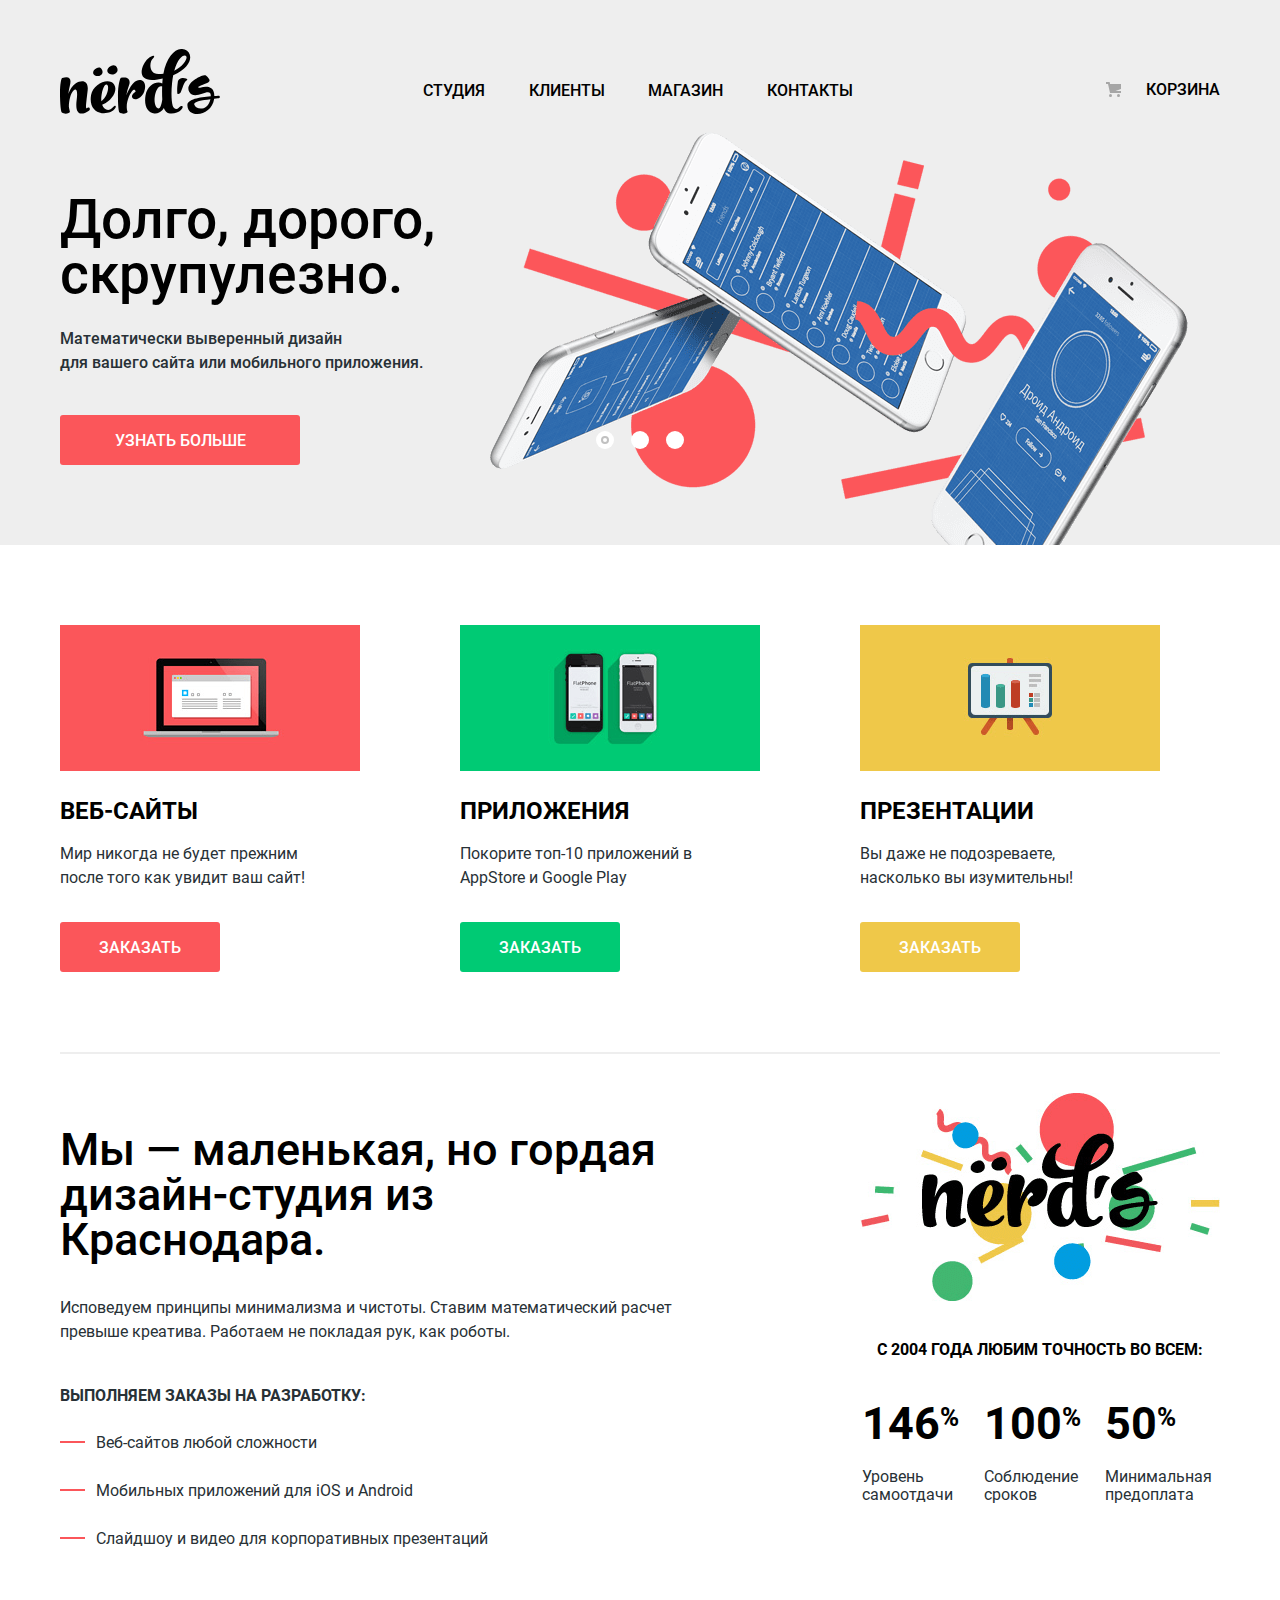
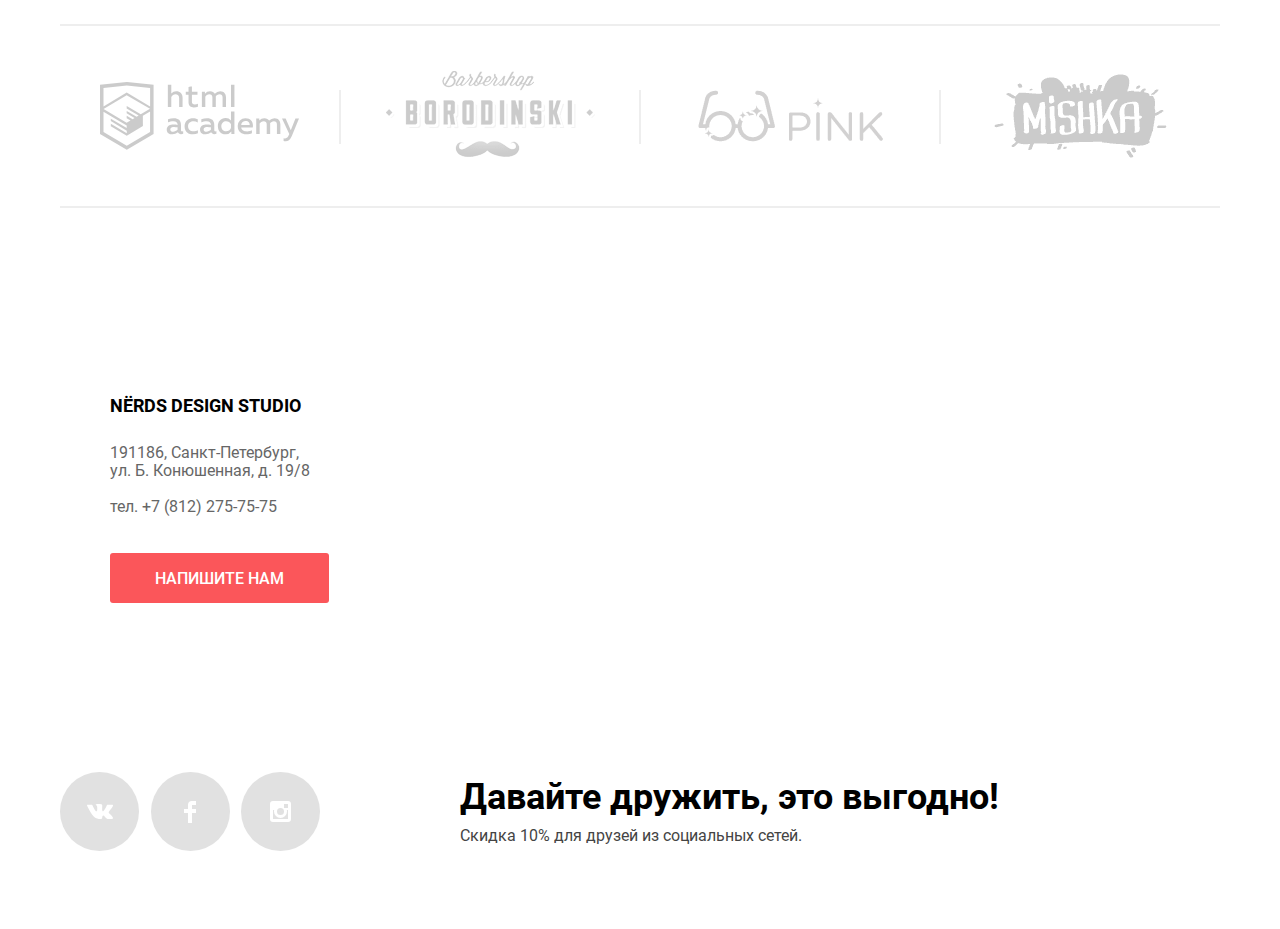
<file: index.html>
<!DOCTYPE html>
<html lang="ru">
  <head>
    <meta charset="utf-8">
    <title>HTML Academy: Нёрдс. Главная</title>

    <link rel="stylesheet" href="css/normalize.min.css">
    <link rel="stylesheet" href="css/style.min.css">
  </head>
  <body>
    <header class="header">
      <div class="wrapper">
        <div class="header-top">
          <a class="logo">
            <h1 class="visually-hidden">Nerds</h1>
            <img src="img/content/nerds-logo.svg" alt="Логотип компании Нердс" width="160" height="65">
          </a>
    
          <nav>
            <ul class="site-navigation">
              <li><a href="#">Студия</a></li>
              <li><a href="#">Клиенты</a></li>
              <li><a href="catalog.html">Магазин</a></li>
              <li><a href="#">Контакты</a></li>
            </ul>
          </nav>
    
          <a href="#" class="cart">Корзина</a>
        </div>
  
        <ol class="slider">
          <li class="slider-page slider-page-design">
            <h2>
              Долго, дорого,
              скрупулезно.
            </h2>
  
            <p>
              Математически выверенный дизайн <br>
              для вашего сайта или мобильного приложения.
            </p>
  
            <a href="#" class="button">Узнать больше</a>
          </li>
  
          <li class="slider-page slider-page-math hidden">
            <h2>
              Любим математику 
              как никто другой
            </h2>
  
            <p>
              Никакого креатива, только математические формулы 
              для расчета идеальных пропорций
            </p>
  
            <a href="#" class="button">Узнать больше</a>
          </li>
  
          <li class="slider-page slider-page-midnight hidden">
            <h2>
              Только ночь,
              только хардкор
            </h2>
  
            <p>
              Работать днем, как все? Мы против этого. <br>
              Ближе к полуночи работа только начинается.
            </p>
  
            <a href="#" class="button">Узнать больше</a>
          </li>
        </ol>
        
        <div class="slider-controls">
          <button class="slider-control active-control" aria-label="Первая страница слайдера"></button>
          <button class="slider-control" aria-label="Вторая страница слайдера"></button>
          <button class="slider-control" aria-label="Третья страница слайдера"></button>
        </div>
      </div>
    </header>

    <div class="wrapper">
      <main>
        <section class="services">
          <h2 class="visually-hidden">Наши услуги</h2>
  
          <ul class="services-list">
            <li class="service service-sites">
              <h3>Веб-сайты</h3>
  
              <p>
                Мир никогда не будет прежним 
                после того как увидит ваш сайт!
              </p>
  
              <a href="#" class="button">Заказать</a>
            </li>
  
            <li class="service service-apps">
              <h3>Приложения</h3>
  
              <p>
                Покорите топ-10 приложений в 
                AppStore и Google Play
              </p>
  
              <a href="#" class="button">Заказать</a>
            </li>
  
            <li class="service service-demo">
              <h3>Презентации</h3>
  
              <p>
                Вы даже не подозреваете, 
                насколько вы изумительны!
              </p>
  
              <a href="#" class="button">Заказать</a>
            </li>
          </ul>
        </section>
  
        <section class="about-us">
          <div class="left-column">
            <h2>
              Мы — маленькая, но гордая
              дизайн-студия из Краснодара.
            </h2>
    
            <p>
              Исповедуем принципы минимализма и чистоты. Ставим математический расчет
              превыше креатива. Работаем не покладая рук, как роботы.
            </p>
    
            <h3>Выполняем заказы на разработку:</h3>
            
            <ul>
              <li>Веб-сайтов любой сложности</li>
              <li>Мобильных приложений для iOS и Android</li>
              <li>Слайдшоу и видео для корпоративных презентаций</li>
            </ul>
          </div>
          
          <div class="right-column">
            <table>
              <caption>С 2004 года Любим точность во всем:</caption>
    
              <tr>
                <td>146<sup>%</sup></td>
                <td>100<sup>%</sup></td>
                <td>50<sup>%</sup></td>
              </tr>
    
              <tr>
                <th>
                  Уровень
                  самоотдачи
                </th>
    
                <th>
                  Соблюдение
                  сроков
                </th>
    
                <th>
                  Минимальная
                  предоплата
                </th>
              </tr>
            </table>
          </div>
        </section>
  
        <section class="clients">
          <h2 class="visually-hidden">Наши клиенты</h2>
  
          <ul>
            <li>
              <a href="https://htmlacademy.ru/intensive/htmlcss">
                <img src="img/content/html-academy-logo.svg" alt="Логотип компании HTML Academy" width="199" height="68">
              </a>
            </li>
  
            <li>
              <a href="#">
                <img src="img/content/barbershop-logo.png" alt="Логотип компании Барбершоп Бородинский" width="209" height="90">
              </a>
            </li>
  
            <li>
              <a href="#">
                <img src="img/content/pink-logo.png" alt="Логотип компании Pink" width="185" height="52">
              </a>
            </li>
  
            <li>
              <a href="#">
                <img src="img/content/mishka-logo.png" alt="Логотип компании Mishka" width="173" height="84">
              </a>
            </li>
          </ul>
        </section>
      </main>
    </div>

    <footer class="footer">
      <h2 class="visually-hidden">Контакты</h2>

      <div class="footer-top">
        <iframe src="https://www.google.com/maps/embed?pb=!1m18!1m12!1m3!1d1998.603625300316!2d30.32085871616362!3d59.93871916905409!2m3!1f0!2f0!3f0!3m2!1i1024!2i768!4f13.1!3m3!1m2!1s0x4696310fca145cc1%3A0x42b32648d8238007!2z0JHQvtC70YzRiNCw0Y8g0JrQvtC90Y7RiNC10L3QvdCw0Y8g0YPQuy4sIDE5LzgsINCh0LDQvdC60YIt0J_QtdGC0LXRgNCx0YPRgNCzLCDQoNC-0YHRgdC40Y8sIDE5MTE4Ng!5e0!3m2!1sru!2sua!4v1592993115926!5m2!1sru!2sua" width="1200" height="416" title="Карта с местоположением компании Nerds" allowfullscreen="" aria-hidden="false" tabindex="0"></iframe>
        
        <div class="contacts">
          <h3 class="small-title">Nёrds design studio</h3>
  
          <address>
            191186, Санкт-Петербург, 
            ул. Б. Конюшенная, д. 19/8
          </address>
    
          <a href="tel:+78122757575">тел. +7 (812) 275-75-75</a>
    
          <a href="#" class="button write-us">Напишите нам</a>
        </div>
      </div>

      <div class="wrapper">
        <div class="footer-bottom">
          <div class="left-column">
            <a class="button vk-link" href="#"><span class="visually-hidden">VKontakte</span></a>
            <a class="button fb-link" href="#"><span class="visually-hidden">Facebook</span></a>
            <a class="button insta-link" href="#"><span class="visually-hidden">Instagram</span></a>
          </div>
    
          <div class="right-column">
            <p><strong>Давайте дружить, это выгодно!</strong></p>
            <p>Скидка 10% для друзей из социальных сетей.</p>
          </div>
        </div>
      </div>
    </footer>

    <section class="popup-feedback hidden">
      <div class="wrapper">
        <h2>Напишите нам</h2>

        <button class="button-close" aria-label="Закрыть попап"></button>
  
        <form action="https://echo.htmlacademy.ru" method="post">
          <div class="input-group">
            <label for="feedback-name">Ваше имя:</label>
            <input type="text" placeholder="Имя Фамилия" name="name" id="feedback-name">
          </div>
          
          <div class="input-group">
            <label for="feedback-email">Ваш email:</label>
            <input type="email" placeholder="email@example.com" name="email" id="feedback-email">
          </div>
  
          <div class="input-group">
            <label for="feedback-message">Текст письма:</label>
            <textarea name="message" id="feedback-message" placeholder="В свободной форме"></textarea>
          </div>
  
          <button type="submit" class="button">Отправить</button>
        </form>
      </div>
    </section>

    <script src="js/script.min.js"></script>
  </body>
</html>
</file>
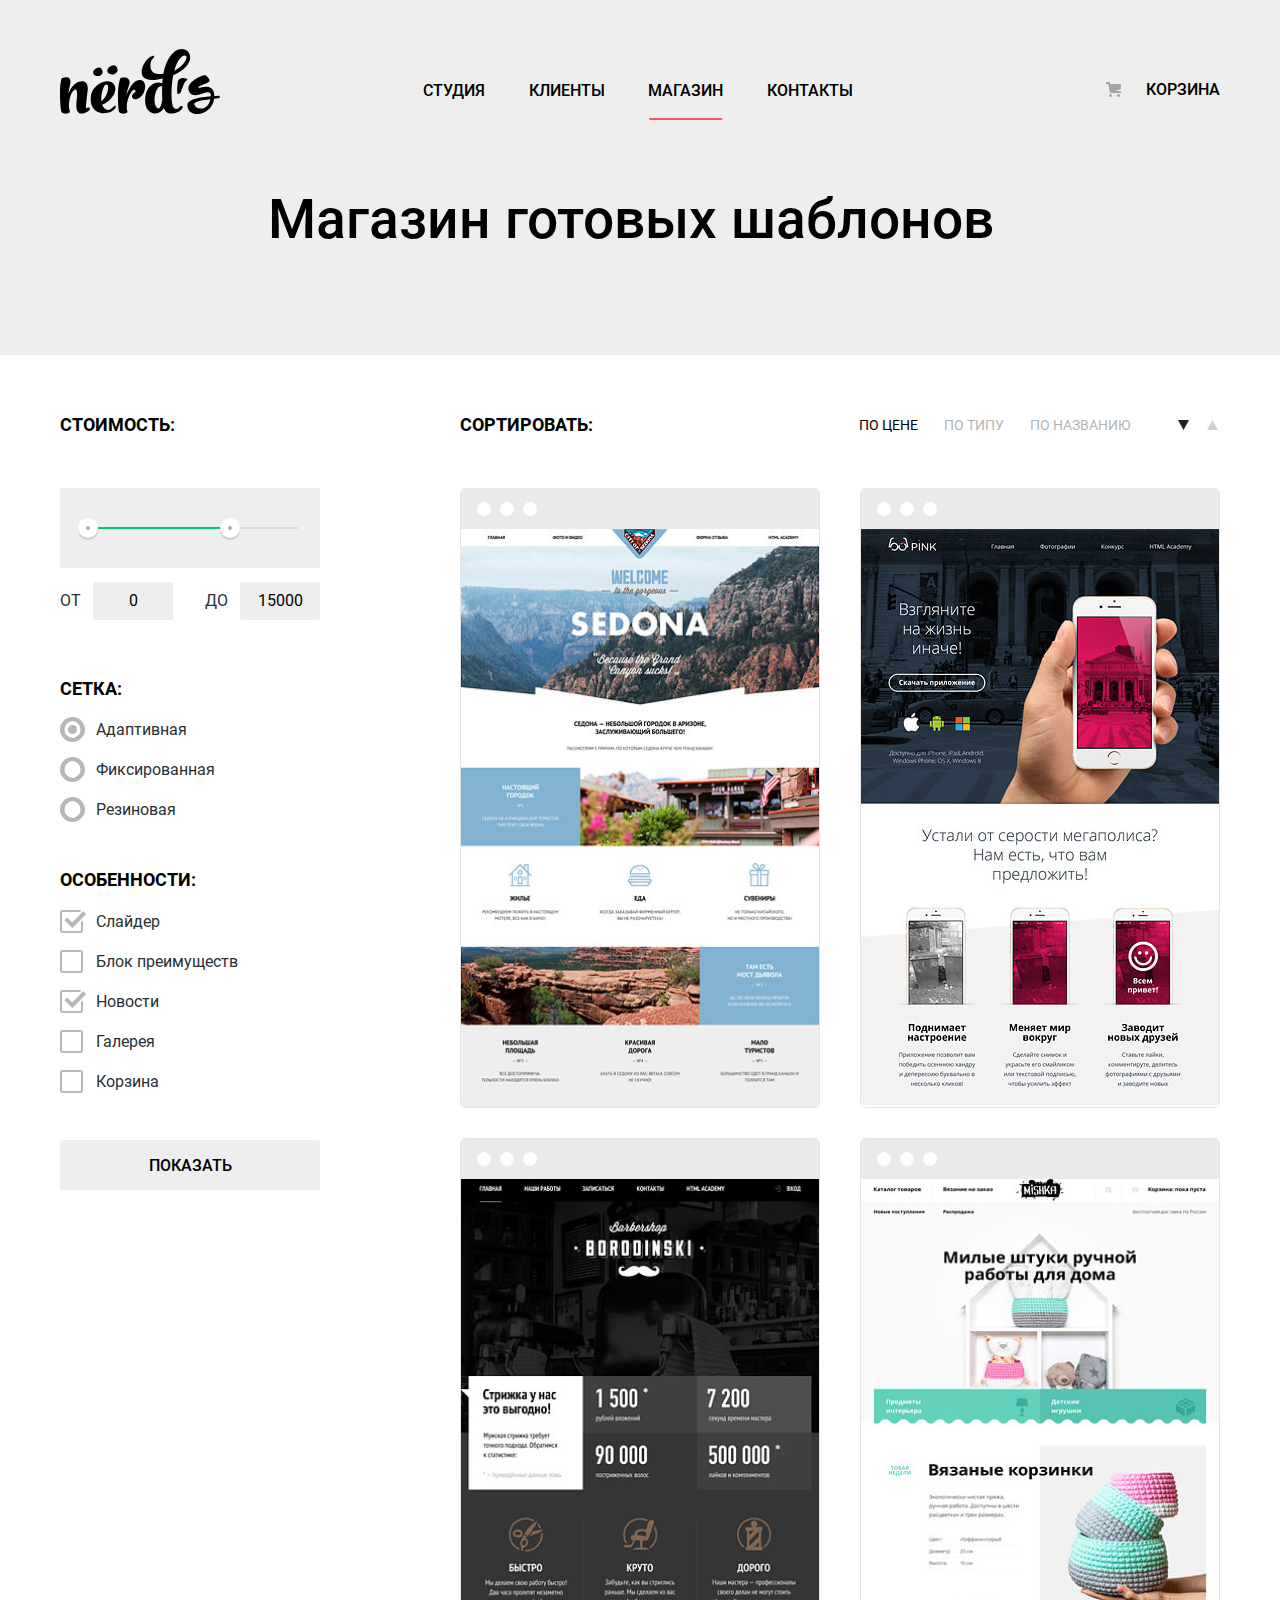
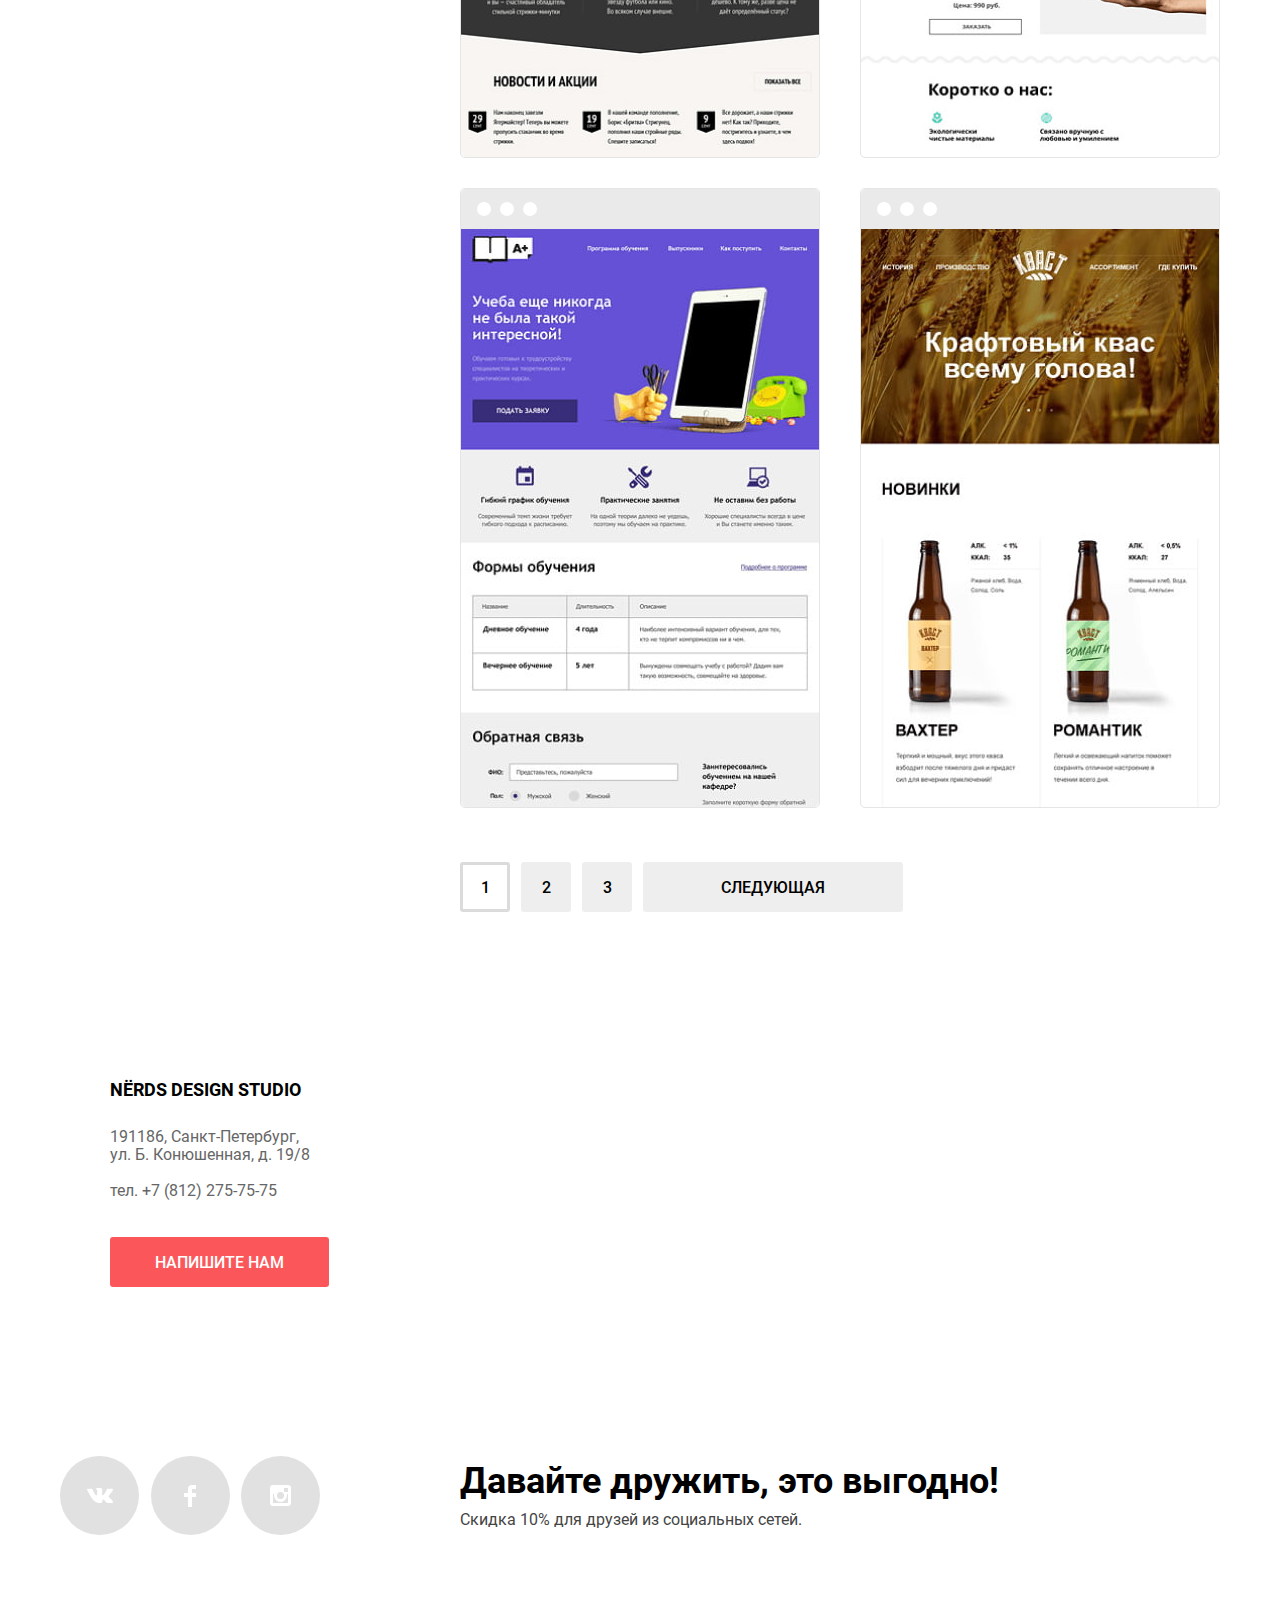
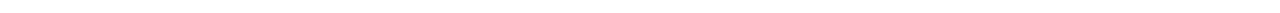
<file: catalog.html>
<!DOCTYPE html>
<html lang="ru">
  <head>
    <meta charset="utf-8">
    <title>HTML Academy: Нёрдс. Магазин</title>

    <link rel="stylesheet" href="css/normalize.min.css">
    <link rel="stylesheet" href="css/style.min.css">
  </head>
  <body>
    <header class="header">
      <div class="wrapper">
        <div class="header-top">
          <a href="index.html" class="logo">
            <h1 class="visually-hidden">Nerds</h1>
            <img src="img/content/nerds-logo.svg" alt="Логотип компании Нердс" width="160" height="65">
          </a>
    
          <nav>
            <ul class="site-navigation">
              <li><a href="#">Студия</a></li>
              <li><a href="#">Клиенты</a></li>
              <li><a class="active">Магазин</a></li>
              <li><a href="#">Контакты</a></li>
            </ul>
          </nav>
    
          <a href="#" class="cart">Корзина</a>
        </div>
  
        <h2 class="header-title">Магазин готовых шаблонов</h2>
      </div>
    </header>

    <div class="wrapper">
      <main class="main">
        <div class="left-column">
          <section class="filter">
            <h2 class="visually-hidden">Фильтр</h2>
    
            <form action="https://echo.htmlacademy.ru" method="get">
              <fieldset class="price">
                <legend class="small-title">Стоимость:</legend>
    
                <div class="range">
                  <span class="visually-hidden">Диапазон стоимости шаблона</span>
    
                  <div class="range-controls">
                    <div class="scale">
                      <div class="bar"></div>
                    </div>
                    <div class="toggle toggle-min" tabindex="0"></div>
                    <div class="toggle toggle-max" tabindex="0"></div>
                  </div>
                </div>
    
                <div class="range-inputs">
                  <label for="filter-price-min">От</label>
                  <input type="text" name="price-min" id="filter-price-min" value="0" required>
                  
                  <label for="filter-price-max">До</label>
                  <input type="text" name="price-max" id="filter-price-max" value="15000" required>
                </div>
              </fieldset>
    
              <fieldset class="grid">
                <legend class="small-title">Сетка:</legend>
    
                <ul>
                  <li>
                    <input type="radio" class="visually-hidden" name="grid-format" value="adaptive" id="filter-grid-adaptive" checked>
                    <label for="filter-grid-adaptive">Адаптивная</label>
                  </li>
    
                  <li>
                    <input type="radio" class="visually-hidden" name="grid-format" value="fixed" id="filter-grid-fixed">
                    <label for="filter-grid-fixed">Фиксированная</label>
                  </li>
    
                  <li>
                    <input type="radio" class="visually-hidden" name="grid-format" value="stretch" id="filter-grid-stretch">
                    <label for="filter-grid-stretch">Резиновая</label>
                  </li>
                </ul>
              </fieldset>
    
              <fieldset class="features">
                <legend class="small-title">Особенности:</legend>
    
                <ul>
                  <li>
                    <input type="checkbox" class="visually-hidden" name="slider" id="filter-slider" checked>
                    <label for="filter-slider">Слайдер</label>
                  </li>
    
                  <li>
                    <input type="checkbox" class="visually-hidden" name="advantages-block" id="filter-advantages-block">
                    <label for="filter-advantages-block">Блок преимуществ</label>
                  </li>
    
                  <li>
                    <input type="checkbox" class="visually-hidden" name="news" id="filter-news" checked>
                    <label for="filter-news">Новости</label>
                  </li>
    
                  <li>
                    <input type="checkbox" class="visually-hidden" name="galery" id="filter-galery">
                    <label for="filter-galery">Галерея</label>
                  </li>
    
                  <li>
                    <input type="checkbox" class="visually-hidden" name="cart" id="filter-cart">
                    <label for="filter-cart">Корзина</label>
                  </li>
                </ul>
              </fieldset>
    
              <button type="submit" class="button">Показать</button>
            </form>
          </section>
        </div>
  
        <div class="right-column">
          <section class="sort">
            <h2 class="small-title">Сортировать:</h2>
    
            <ul class="sort-by">
              <li><a class="active">По цене</a></li>
              <li><a href="#">По типу</a></li>
              <li><a href="#">По названию</a></li>
            </ul>
    
            <ul class="sort-to">
              <li>
                <a class="to-smallest active">
                  <span class="visually-hidden">От большего к меньшему</span>
                </a>
              </li>
    
              <li>
                <a class="to-biggest" href="#">
                  <span class="visually-hidden">От меньшего к большему</span>
                </a>
              </li>
            </ul>
          </section>
    
          <section class="catalog">
            <h2 class="visually-hidden">Каталог шаблонов</h2>
    
            <ul>
              <li class="catalog-item">
                <img src="img/content/sedona.jpg" alt="Главная страница шаблона Sedona" width="358" height="578">
    
                <div class="info">
                  <a href="#"><h3 class="small-title">Sedona</h3></a>
    
                  <p>
                    Информационный сайт <br>
                    для туристов
                  </p>
      
                  <a href="#" class="button">9 900 &#8381;</a>
                </div>
              </li>
    
              <li class="catalog-item">
                <img src="img/content/pink.jpg" alt="Главная страница шаблона Pink" width="358" height="578">
    
                <div class="info">
                  <a href="#"><h3 class="small-title">Pink app</h3></a>
      
                  <p>
                    Продуктовый лендинг
                    приложения для iOS и Android
                  </p>
      
                  <a href="#" class="button">9 900 &#8381;</a>
                </div>
                
              </li>
    
              <li class="catalog-item">
                <img src="img/content/barbershop.jpg" alt="Главная страница шаблона Barbershop" width="358" height="578">
    
                <div class="info">
                  <a href="#"><h3 class="small-title">Barbershop</h3></a>
      
                  <p>
                    Сайт салона красоты. <br>
                    Для мужчин, да.
                  </p>
      
                  <a href="#" class="button">9 900 &#8381;</a>
                </div>
                
              </li>
    
              <li class="catalog-item">
                <img src="img/content/mishka.jpg" alt="Главная страница шаблона Mishka" width="358" height="578">
    
                <div class="info">
                  <a href="#"><h3 class="small-title">Mishka</h3></a>
      
                  <p>
                    Интернет-магазин <br>
                    вязаных игрушек
                  </p>
      
                  <a href="#" class="button">9 900 &#8381;</a>
                </div>
                
              </li>
    
              <li class="catalog-item">
                <img src="img/content/a-plus.jpg" alt="Главная страница шаблона A Plus" width="358" height="578">
    
                <div class="info">
                  <a href="#"><h3 class="small-title">A Plus</h3></a>
      
                  <p>
                    Лендинг курсов повышения
                    квалификации
                  </p>
      
                  <a href="#" class="button">9 900 &#8381;</a>
                </div>
                
              </li>
    
              <li class="catalog-item">
                <img src="img/content/kvast.jpg" alt="Главная страница шаблона Кваст" width="358" height="578">
    
                <div class="info">
                  <a href="#"><h3 class="small-title">Кваст</h3></a>
      
                  <p>
                    Промо-сайт производителя
                    крафтового кваса
                  </p>
      
                  <a href="#" class="button">9 900 &#8381;</a>
                </div>
                
              </li>
            </ul>
    
            <div class="pagination">
              <a class="button active" aria-label="Первая страница каталога">1</a>
              <a href="#" class="button" aria-label="Вторая страница каталога">2</a>
              <a href="#" class="button" aria-label="Третья страница каталога">3</a>
              <a href="#" class="button" aria-label="Следующая страница каталога">Следующая</a>
            </div>
          </section>
        </div>
      </main>
    </div>

    <footer class="footer">
      <h2 class="visually-hidden">Контакты</h2>

      <div class="footer-top">
        <iframe src="https://www.google.com/maps/embed?pb=!1m18!1m12!1m3!1d1998.603625300316!2d30.32085871616362!3d59.93871916905409!2m3!1f0!2f0!3f0!3m2!1i1024!2i768!4f13.1!3m3!1m2!1s0x4696310fca145cc1%3A0x42b32648d8238007!2z0JHQvtC70YzRiNCw0Y8g0JrQvtC90Y7RiNC10L3QvdCw0Y8g0YPQuy4sIDE5LzgsINCh0LDQvdC60YIt0J_QtdGC0LXRgNCx0YPRgNCzLCDQoNC-0YHRgdC40Y8sIDE5MTE4Ng!5e0!3m2!1sru!2sua!4v1592993115926!5m2!1sru!2sua" width="1200" height="416" allowfullscreen="" aria-hidden="false" tabindex="0" title="Карта с местоположением компании Nerds"></iframe>
      
        <div class="contacts">
          <h3 class="small-title">Nёrds design studio</h3>
  
          <address>
            191186, Санкт-Петербург, 
            ул. Б. Конюшенная, д. 19/8
          </address>
    
          <a href="tel:+78122757575">тел. +7 (812) 275-75-75</a>
    
          <a href="#" class="button write-us">Напишите нам</a>
        </div>
      </div>

      <div class="wrapper">
        <div class="footer-bottom">
          <div class="left-column">
            <a class="button vk-link" href="#"><span class="visually-hidden">VKontakte</span></a>
            <a class="button fb-link" href="#"><span class="visually-hidden">Facebook</span></a>
            <a class="button insta-link" href="#"><span class="visually-hidden">Instagram</span></a>
          </div>
          
          <div class="right-column">
            <p><strong>Давайте дружить, это выгодно!</strong></p>
            <p>Скидка 10% для друзей из социальных сетей.</p>
          </div>
        </div>
      </div>
    </footer>

    <section class="popup-feedback hidden">
      <div class="wrapper">
        <h2>Напишите нам</h2>

        <button class="button-close" aria-label="Закрыть попап"></button>
  
        <form action="https://echo.htmlacademy.ru" method="post">
          <div class="input-group">
            <label for="feedback-name">Ваше имя:</label>
            <input type="text" placeholder="Имя Фамилия" name="name" id="feedback-name">
          </div>
          
          <div class="input-group">
            <label for="feedback-email">Ваш email:</label>
            <input type="email" placeholder="email@example.com" name="email" id="feedback-email">
          </div>
  
          <div class="input-group">
            <label for="feedback-message">Текст письма:</label>
            <textarea name="message" id="feedback-message" placeholder="В свободной форме"></textarea>
          </div>
  
          <button type="submit" class="button">Отправить</button>
        </form>
      </div>
    </section>

    <script src="js/script.min.js"></script>
  </body>
</html>
</file>
<file: css/style.min.css>
@-webkit-keyframes bounce{0%{-webkit-transform:translateY(-2000px);transform:translateY(-2000px)}25%{-webkit-transform:translateY(30px);transform:translateY(30px)}50%{-webkit-transform:translateY(-10px);transform:translateY(-10px)}to{-webkit-transform:translateY(0);transform:translateY(0)}}@keyframes bounce{0%{-webkit-transform:translateY(-2000px);transform:translateY(-2000px)}25%{-webkit-transform:translateY(30px);transform:translateY(30px)}50%{-webkit-transform:translateY(-10px);transform:translateY(-10px)}to{-webkit-transform:translateY(0);transform:translateY(0)}}@-webkit-keyframes shake{0%,to{-webkit-transform:translateX(0);transform:translateX(0)}10%,30%,50%,70%,90%{-webkit-transform:translateX(-10px);transform:translateX(-10px)}20%,40%,60%,80%{-webkit-transform:translateX(10px);transform:translateX(10px)}}@keyframes shake{0%,to{-webkit-transform:translateX(0);transform:translateX(0)}10%,30%,50%,70%,90%{-webkit-transform:translateX(-10px);transform:translateX(-10px)}20%,40%,60%,80%{-webkit-transform:translateX(10px);transform:translateX(10px)}}:root{--color-black: #000000;--color-white: #ffffff;--color-dark-blue: #283136;--color-grey: #666666;--color-dark-grey: #444444;--basic-red: #FB565A;--basic-green: #00CA74;--basic-yellow: #EFC849;--basic-grey: #EEEEEE;--basic-greylight: #F2F2F2;--basic-black-transaprent: rgba(0, 0, 0, 0.1);--special-grey: #C1C1C1;--special-greylight: #E1E1E1;--special-greydark: #D7DCDF;--special-dark-grey: #ABABAB;--special-light-grey: #DBDBDB;--special-black-transparent: rgba(0, 0, 0, 0.15);--special-black-mostly-transparent: rgba(0, 0, 0, 0.4);--special-red: #E74246;--special-dark-red: #D7373B;--special-green: #00BC6C;--special-green-dark: #00AA62;--special-yellow: #EAB534;--special-yellow-dark: #E5A722;--special-grey-dark: #DFDFDF;--special-grey-more-dark: #D5D5D5;--special-grey-darkest: #959595;--special-grey-dark-light: #B4B9BB;--special-black-light-transaprent: rgba(0, 1, 1, 0.1)}@font-face{font-family:"Roboto";font-style:normal;font-weight:400;src:local("Roboto"),url(../font/roboto.woff2) format("woff2"),url(../font/roboto.woff) format("woff")}@font-face{font-family:"Roboto";font-style:normal;font-weight:500;src:local("Roboto Medium"),url(../font/robotomedium.woff2) format("woff2"),url(../font/robotomedium.woff) format("woff")}@font-face{font-family:"Roboto";font-style:normal;font-weight:700;src:local("Roboto Bold"),url(../font/robotobold.woff2) format("woff2"),url(../font/robotobold.woff) format("woff")}*,::after,::before{-webkit-box-sizing:inherit;box-sizing:inherit}html{height:100%;-webkit-box-sizing:border-box;box-sizing:border-box}img{max-width:100%;height:auto}body{margin:0;padding:0;min-width:1200px;font-family:"Roboto",Arial,sans-serif;font-size:16px;line-height:24px;color:var(--color-dark-blue);min-height:100%;display:-ms-grid;display:grid;-ms-grid-rows:-webkit-min-content 1fr -webkit-min-content;-ms-grid-rows:min-content 1fr min-content;grid-template-rows:-webkit-min-content 1fr -webkit-min-content;grid-template-rows:min-content 1fr min-content;-ms-flex-line-pack:start;align-content:start}.visually-hidden{position:absolute;clip:rect(0 0 0 0);width:1px;height:1px;margin:-1px;border:0;padding:0;overflow:hidden}a{text-decoration:none}a:not([href]){cursor:default}.hidden{display:none}.wrapper{width:1160px;margin:0 auto}.button,.small-title{text-transform:uppercase}.small-title{margin:0;font-style:normal;font-weight:700;font-size:18px;line-height:30px;color:var(--color-black)}.button{background-color:var(--basic-red);border-radius:3px;color:var(--color-white);font-weight:500;font-size:16px;line-height:18px;text-align:center;padding:17px 0 15px;display:block;width:240px;border:0;cursor:pointer}.button[href]:hover,.button[type]:hover{background-color:var(--special-red)}.button[href]:active,.button[type]:active{background-color:var(--special-dark-red);-webkit-box-shadow:inset 0 3px 0 var(--special-black-light-transaprent);box-shadow:inset 0 3px 0 var(--special-black-light-transaprent)}.header{background-color:var(--basic-grey);padding-top:75px}.header .wrapper{position:relative}.header-top,.logo,.site-navigation{display:-webkit-box;display:-ms-flexbox;display:flex}.header-top,.site-navigation{-webkit-box-pack:justify;-ms-flex-pack:justify;justify-content:space-between;-ms-flex-wrap:wrap;flex-wrap:wrap}.logo{margin-top:-26px;-webkit-box-align:end;-ms-flex-align:end;align-items:flex-end}.logo[href]:active{opacity:.3}.site-navigation{list-style:none;width:440px;padding:1px 0 0;margin:0 0 0 -40px;-webkit-box-align:center;-ms-flex-align:center;align-items:center}.site-navigation li{margin-right:10px}.cart::before,.header-top .active::after{content:"";display:block;position:absolute}.header-top .active::after,.site-navigation .active::after{width:98%;height:2px;background-color:var(--basic-red);bottom:-6px;left:50%;-webkit-transform:translateX(-50%);-ms-transform:translateX(-50%);transform:translateX(-50%)}.site-navigation .active::after{content:"";display:block;position:absolute;bottom:-20px}.cart,.service h3,.site-navigation a{line-height:30px;text-transform:uppercase;color:var(--color-black)}.cart,.site-navigation a{font-weight:500;font-size:16px;position:relative}.cart[href]:hover,.site-navigation a[href]:hover{color:var(--basic-red)}.cart[href]:active,.site-navigation a[href]:active,a[href]:active .small-title{color:var(--color-black);opacity:.3}.cart{padding-left:40px}.cart::before{width:15px;height:15px;background-image:url(../img/decorative/cart.svg);left:0;top:7px}.about-us ul,.slider{margin:0;list-style:none}.slider{padding:0;position:relative}.header h2,.slider-page h2{font-weight:500;font-size:55px;line-height:55px;color:var(--color-black);margin:0 0 25px;width:538px}.slider-page p{font-weight:500;margin:0 0 40px;width:415px}.slider-page{padding:78px 0 80px;background-image:url(../img/decorative/bg-slider1.png);background-repeat:no-repeat;background-position:99% 0}.slider-page-math h2,.slider-page-midnight h2{margin-bottom:38px;margin-left:2px}.slider-page-midnight h2{width:510px}.slider-page-math p,.slider-page-midnight p{margin-bottom:27px;margin-left:2px}.slider-page-math{background-image:url(../img/decorative/bg-slider2.png)}.slider-page-midnight{background-image:url(../img/decorative/bg-slider3.png)}.slider-controls{position:absolute;display:-webkit-box;display:-ms-flexbox;display:flex;left:536px;bottom:96px}.active-control::after,.slider-control{background-color:var(--color-white);border-radius:50%}.slider-control{display:-webkit-box;display:-ms-flexbox;display:flex;-webkit-box-pack:center;-ms-flex-pack:center;justify-content:center;-webkit-box-align:center;-ms-flex-align:center;align-items:center;padding:0;width:18px;height:18px;border:0;cursor:pointer;margin-right:17px}.active-control::after{content:"";display:block;width:8px;height:8px;border:2px solid var(--special-grey)}.header .header-title{text-align:center;margin:78px 0 108px;width:100%;padding-right:18px}.services{padding:80px 60px 60px 0;border-bottom:2px solid var(--basic-grey)}.services-list{display:-webkit-box;display:-ms-flexbox;display:flex;-webkit-box-pack:justify;-ms-flex-pack:justify;justify-content:space-between;margin:0;padding:0;list-style:none;-ms-flex-wrap:wrap;flex-wrap:wrap}.service{width:300px;padding-top:171px;background-image:url(../img/decorative/bg-service1.png);background-repeat:no-repeat;background-position:0 0;padding-bottom:20px}.service-apps{background-image:url(../img/decorative/bg-service2.png)}.service-demo{background-image:url(../img/decorative/bg-service3.png)}.service h3{font-weight:700;font-size:24px;margin:0 0 16px}.service p{margin:0 0 32px;width:260px}.service .button{width:160px}.service-apps .button{background-color:var(--basic-green)}.service-apps .button:hover{background-color:var(--special-green)}.service-sites .button:active{background-color:var(--special-green-dark)}.service-demo .button{background-color:var(--basic-yellow)}.service-demo .button:hover{background-color:var(--special-yellow)}.service-demo .button:active{background-color:var(--special-yellow-dark)}.about-us{padding:39px 0 73px;display:-webkit-box;display:-ms-flexbox;display:flex;-webkit-box-pack:justify;-ms-flex-pack:justify;justify-content:space-between;border-bottom:2px solid var(--basic-grey)}.about-us .left-column{width:650px;padding-top:34px}.about-us .right-column{width:360px;padding-top:245px;background-image:url(../img/decorative/bg-about-us.png);background-repeat:no-repeat;background-position:0 0}.about-us h2{font-weight:500;font-size:45px;line-height:45px;color:#000;margin:0 0 34px}.about-us p{margin:0 0 40px}.about-us caption,.about-us h3{font-style:normal;font-weight:700;font-size:16px;line-height:24px;text-transform:uppercase;margin:0 0 23px}.about-us caption{text-align:center;margin:0 0 28px;color:var(--color-black)}.about-us ul{padding:0 0 0 36px}.about-us li{position:relative}.about-us li:not(:last-of-type){margin-bottom:24px}.about-us li::before{content:"";display:block;position:absolute;background-color:var(--basic-red);width:25px;height:2px;left:-36px;top:10px}.about-us td{font-weight:700;font-size:45px;line-height:64px;color:var(--color-black);border-spacing:0;padding:0 20px 10px 0}.about-us sup{font-size:26px;line-height:40px}.about-us th{line-height:18px;border-spacing:0;padding:0;font-weight:400;text-align:left}.clients{border-bottom:2px solid var(--basic-grey);margin-bottom:80px}.clients ul{margin:0;padding:0;display:-ms-grid;display:grid;-ms-grid-columns:281px 300px 300px 279px;grid-template-columns:281px 300px 300px 279px;list-style:none}.clients li:not(:nth-of-type(4n)){padding-right:2px;position:relative}.clients li:not(:nth-of-type(4n))::after{content:"";display:block;width:2px;height:54px;position:absolute;top:50%;right:0;margin-top:-26px;background-color:var(--basic-grey)}.clients a,.main{display:-webkit-box;display:-ms-flexbox;display:flex}.clients a{min-height:180px;-webkit-box-pack:center;-ms-flex-pack:center;justify-content:center;-webkit-box-align:center;-ms-flex-align:center;align-items:center;opacity:.2}.clients a:hover{opacity:1}.clients a:active{opacity:.1}.main{-webkit-box-pack:justify;-ms-flex-pack:justify;justify-content:space-between;padding-top:55px}.main .left-column{width:260px}.main .right-column{width:760px}.features,.grid,.price{border:0;margin:0;padding:0}.filter ul{list-style:none;margin:0;padding:0 0 0 36px}.filter li{line-height:19px}.filter li:not(:last-of-type){margin-bottom:21px}.price{padding-bottom:54px}.price .small-title{margin-bottom:48px}.grid{padding-bottom:46px}.grid .small-title{margin-bottom:16px}.features label,.grid label{cursor:pointer;position:relative}.grid label::before{content:"";position:absolute;left:-36px;top:50%;margin-top:-13px;width:25px;height:25px;background-image:url(../img/decorative/radio-off.svg);background-repeat:no-repeat;opacity:.4}.features input:focus+label,.features input:focus+label::before,.grid input:focus+label,.grid input:focus+label::before{outline:-webkit-focus-ring-color auto 1px}.features input:focus+label::before,.features input:not(:disabled)+label:hover::before,.grid input:focus+label::before,.grid input:not(:disabled)+label:hover::before{opacity:1}.grid input:checked+label::before{background-image:url(../img/decorative/radio-on.svg)}.features input:disabled+label,.grid input:disabled+label{opacity:.3;cursor:not-allowed}.features input:disabled+label::before,.grid input:disabled+label::before{opacity:.33}.features{padding-bottom:49px}.features .small-title{margin-bottom:17px}.features label::before{content:"";position:absolute;left:-36px;top:50%;margin-top:-12px;width:23px;height:23px;background-image:url(../img/decorative/checkbox-off.svg);background-repeat:no-repeat;opacity:.4}.features input:checked+label::before{background-image:url(../img/decorative/checkbox-on.svg);width:26px}.filter .button{width:260px;background-color:var(--basic-grey);color:var(--color-black)}.filter .button:hover,.pagination .button[href]:hover{background-color:var(--special-grey-dark)}.filter .button:active,.pagination .button[href]:active{background-color:var(--special-grey-more-dark);color:var(--special-grey-darkest)}.range-inputs{display:-webkit-box;display:-ms-flexbox;display:flex;-webkit-box-align:center;-ms-flex-align:center;align-items:center}.range-inputs label{line-height:22px;text-transform:uppercase;margin-right:12px}.range-inputs input{border:0;background-color:var(--basic-grey);font-size:16px;line-height:22px;width:80px;text-align:center;padding:8px;border-radius:3px}.range-inputs input:first-of-type{margin-right:32px}.price .range{background-color:var(--basic-grey);width:260px;height:80px;margin-bottom:14px;border-radius:3px}.range-controls{position:relative;height:41px;margin-bottom:15px;padding-top:39px;padding-right:22px;padding-left:22px;border-radius:3px}.range-controls .scale{height:2px;background:var(--special-greydark)}.range-controls .bar{width:138px;height:2px;background:var(--basic-green)}.range-controls .toggle{position:absolute;top:30px;left:0;width:20px;height:20px;padding:0;border:8px solid var(--color-white);background-color:var(--special-dark-grey);border-radius:50%;-webkit-box-shadow:0 2px 1px 0 var(--special-black-transparent);box-shadow:0 2px 1px 0 var(--special-black-transparent);cursor:pointer}.range-controls .toggle-min{left:18px}.range-controls .toggle-max{left:160px}.catalog ul,.sort,.sort ul{display:-webkit-box;display:-ms-flexbox;display:flex;-ms-flex-wrap:wrap;flex-wrap:wrap}.sort{margin-bottom:48px}.sort .small-title{margin-right:266px}.catalog ul,.sort ul{list-style:none;padding:0}.sort ul{width:272px;-webkit-box-pack:justify;-ms-flex-pack:justify;justify-content:space-between;margin:0 47px 0 0;-webkit-box-align:center;-ms-flex-align:center;align-items:center}.sort-by a{font-size:14px;line-height:18px;text-transform:uppercase;color:var(--color-black);opacity:.3}.sort-by a[href]:hover,.sort-to a[href]:hover{opacity:.6}.sort-by .active,.sort-by a[href]:active,.sort-to .active,.sort-to a[href]:active{opacity:1}.sort .sort-to{width:40px;margin-right:0}.sort-to a{background-image:url(../img/decorative/icon-down-dir.svg);width:11px;height:10px;opacity:.2;background-repeat:no-repeat;display:block}.sort-to .to-biggest{-webkit-transform:rotate(180deg);-ms-transform:rotate(180deg);transform:rotate(180deg)}.catalog{padding-bottom:50px}.catalog ul{margin:0 0 24px}.catalog-item{width:360px;min-height:620px;margin-right:40px;padding-top:40px;position:relative;border:1px solid var(--basic-black-transaprent);border-radius:5px;margin-bottom:30px}.catalog-item img{display:block;border-bottom-right-radius:5px;border-bottom-left-radius:5px}.catalog-item::before{content:"";position:absolute;display:block;width:358px;height:40px;top:0;left:0;background-image:url(../img/decorative/browser.svg);opacity:.12;border-top-right-radius:5px;border-top-left-radius:5px}.catalog-item:nth-of-type(2n){margin-right:0}.info{background-color:var(--basic-grey);-webkit-box-orient:vertical;-webkit-box-direction:normal;-ms-flex-direction:column;flex-direction:column;-webkit-box-align:center;-ms-flex-align:center;align-items:center;padding:26px 0 43px;text-align:center;position:absolute;z-index:-1;bottom:0;left:0;border-bottom-right-radius:5px;border-bottom-left-radius:5px;width:100%;max-height:calc(100% - 40px);overflow-y:auto}.info a{margin-bottom:13px}.info .small-title:hover{color:var(--basic-red)}.info p{line-height:18px;color:var(--color-grey);width:255px;margin:0 0 32px}.info .button{width:200px;margin-bottom:0}.info,.pagination,.pagination .button{display:-webkit-box;display:-ms-flexbox;display:flex}.pagination{-ms-flex-wrap:wrap;flex-wrap:wrap}.pagination .button{background-color:var(--basic-grey);color:var(--color-black);width:-webkit-min-content;width:-moz-min-content;width:min-content;min-width:50px;min-height:50px;border:0;margin-right:11px;padding:1px 17px 0;-webkit-box-align:center;-ms-flex-align:center;align-items:center;-webkit-box-pack:center;-ms-flex-pack:center;justify-content:center;margin-bottom:10px}.pagination .button:last-of-type{width:-webkit-max-content;width:-moz-max-content;width:max-content;min-width:260px}.pagination .active{background-color:var(--color-white);border:3px solid var(--special-light-grey)}.catalog-item:focus-within .info,.catalog-item:hover .info{z-index:1}.catalog-item:focus-within::before,.catalog-item:hover::before{opacity:1}.footer{padding-bottom:78px}.footer iframe{border:0;width:100%;margin:0 auto}.footer-top{position:relative;display:-webkit-box;display:-ms-flexbox;display:flex;-webkit-box-align:center;-ms-flex-align:center;align-items:center}.footer-top .contacts{position:absolute;min-height:308px;width:319px;padding:49px 50px 47px;background-color:var(--color-white);left:50%;margin-left:-580px;max-height:100%;overflow-y:auto}.footer-top .small-title{margin-bottom:23px}.footer-top a:not(.button),.footer-top address{font-style:normal;line-height:18px;color:var(--color-grey);width:210px}.footer-top address{margin-bottom:15px}.footer-top .button{margin-top:34px;width:100%}.footer-bottom,.footer-bottom .left-column{display:-webkit-box;display:-ms-flexbox;display:flex}.footer-bottom{padding-top:68px}.footer-bottom .left-column{-webkit-box-pack:justify;-ms-flex-pack:justify;justify-content:space-between;margin-right:140px;width:260px;-ms-flex-wrap:wrap;flex-wrap:wrap}.footer-bottom .button{display:block;width:79px;height:79px;border-radius:50%;background-color:var(--special-greylight);background-image:url(../img/decorative/facebook.svg);background-repeat:no-repeat;background-position:50% 50%}.footer-bottom .vk-link{background-image:url(../img/decorative/vkontakte.svg)}.footer-bottom .insta-link{background-image:url(../img/decorative/instagram.svg)}.footer-bottom p{margin:10px 0 0;color:var(--color-dark-grey);line-height:22px}.footer-bottom p:first-of-type{margin-top:7px}.footer-bottom strong,.popup-feedback h2{font-weight:700;font-size:36px;line-height:36px;color:var(--color-black)}.popup-feedback{position:fixed;top:50%;left:50%;margin-left:-480px;margin-top:-295px;width:960px;min-height:590px;background-color:var(--color-white);padding:63px 0 84px;-webkit-box-shadow:0 20px 40px var(--special-black-mostly-transparent);box-shadow:0 20px 40px var(--special-black-mostly-transparent)}.popup-feedback .wrapper{width:760px}.button-close{display:block;border:0;background-color:transparent;width:21px;height:21px;position:absolute;top:78px;right:90px;background-image:url(../img/decorative/close-cross.svg);cursor:pointer;opacity:.3}.button-close:hover{opacity:1}.button-close:active{opacity:.1}.popup-feedback h2{font-size:45px;line-height:53px;margin:0 0 37px}.popup-feedback form{width:100%;min-height:100%;display:-webkit-box;display:-ms-flexbox;display:flex;-webkit-box-pack:justify;-ms-flex-pack:justify;justify-content:space-between;-ms-flex-wrap:wrap;flex-wrap:wrap}.input-group{width:360px;margin-bottom:32px}.input-group:last-of-type{width:100%;margin-bottom:47px}.input-group label{display:block;line-height:18px;font-weight:700;color:var(--color-black);margin-bottom:9px;cursor:pointer}.input-group input,.input-group textarea{display:block;width:100%;border:2px solid var(--special-greydark);border-radius:3px;padding:15px;line-height:18px;color:var(--color-dark-grey)}.input-group input::-webkit-input-placeholder,.input-group textarea::-webkit-input-placeholder{color:var(--color-dark-grey);opacity:.5}.input-group input::-moz-placeholder,.input-group textarea::-moz-placeholder{color:var(--color-dark-grey);opacity:.5}.input-group input:-ms-input-placeholder,.input-group input::-ms-input-placeholder,.input-group textarea:-ms-input-placeholder,.input-group textarea::-ms-input-placeholder{color:var(--color-dark-grey);opacity:.5}.input-group input::placeholder,.input-group textarea::placeholder{color:var(--color-dark-grey);opacity:.5}.input-group input:hover,.input-group textarea:hover{border:2px solid var(--special-grey-dark-light)}.input-group input:focus,.input-group textarea:focus{border:2px solid var(--color-black)}.input-group input:focus::-webkit-input-placeholder,.input-group textarea:focus::-webkit-input-placeholder{opacity:1}.input-group input:focus::-moz-placeholder,.input-group textarea:focus::-moz-placeholder{opacity:1}.input-group input:focus:-ms-input-placeholder,.input-group input:focus::-ms-input-placeholder,.input-group textarea:focus:-ms-input-placeholder,.input-group textarea:focus::-ms-input-placeholder{opacity:1}.input-group input:focus::placeholder,.input-group textarea:focus::placeholder{opacity:1}.input-group input:invalid,.input-group textarea:invalid{border:2px solid var(--special-red);color:var(--special-red)}.input-group textarea{max-width:100%;min-width:100%;min-height:118px}.popup-feedback .button{width:259px}.popup-feedback{-webkit-animation:bounce .6s;animation:bounce .6s}.popup-error{-webkit-animation:shake .6s;animation:shake .6s}
</file>
